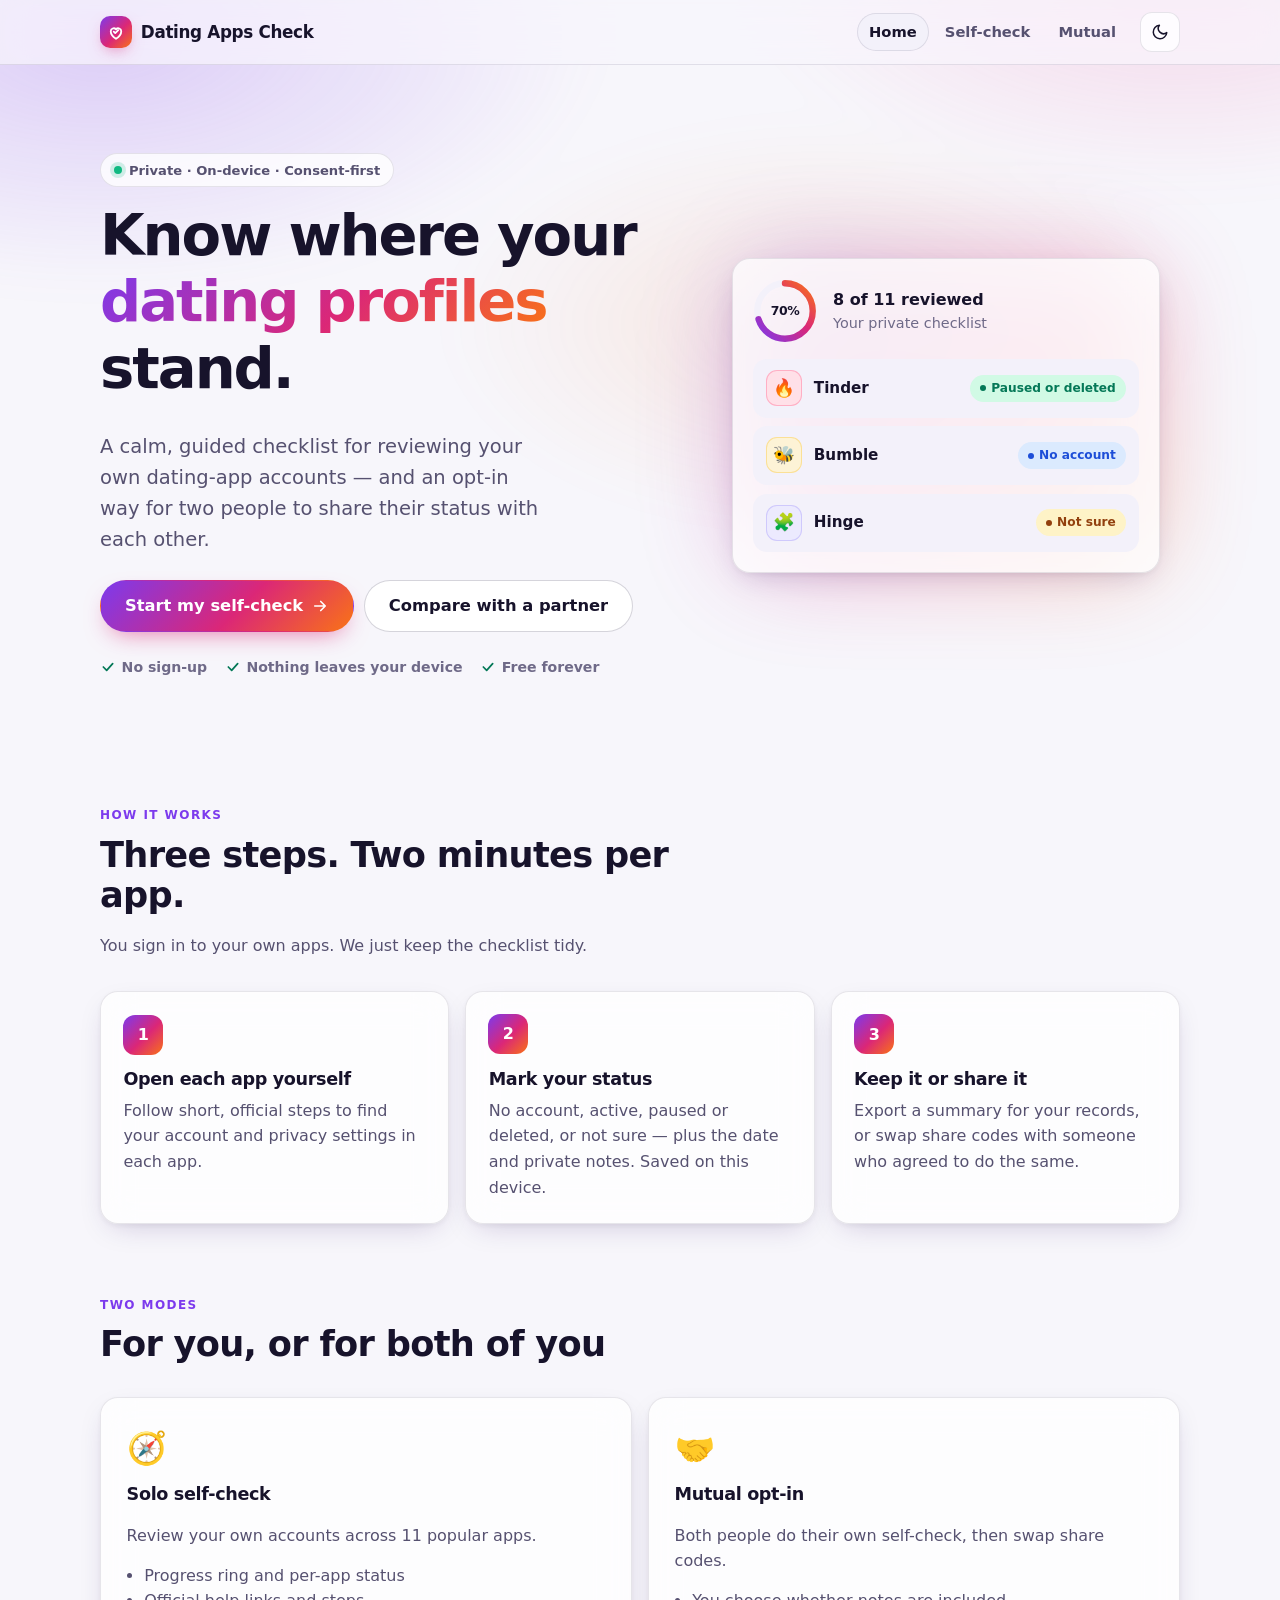
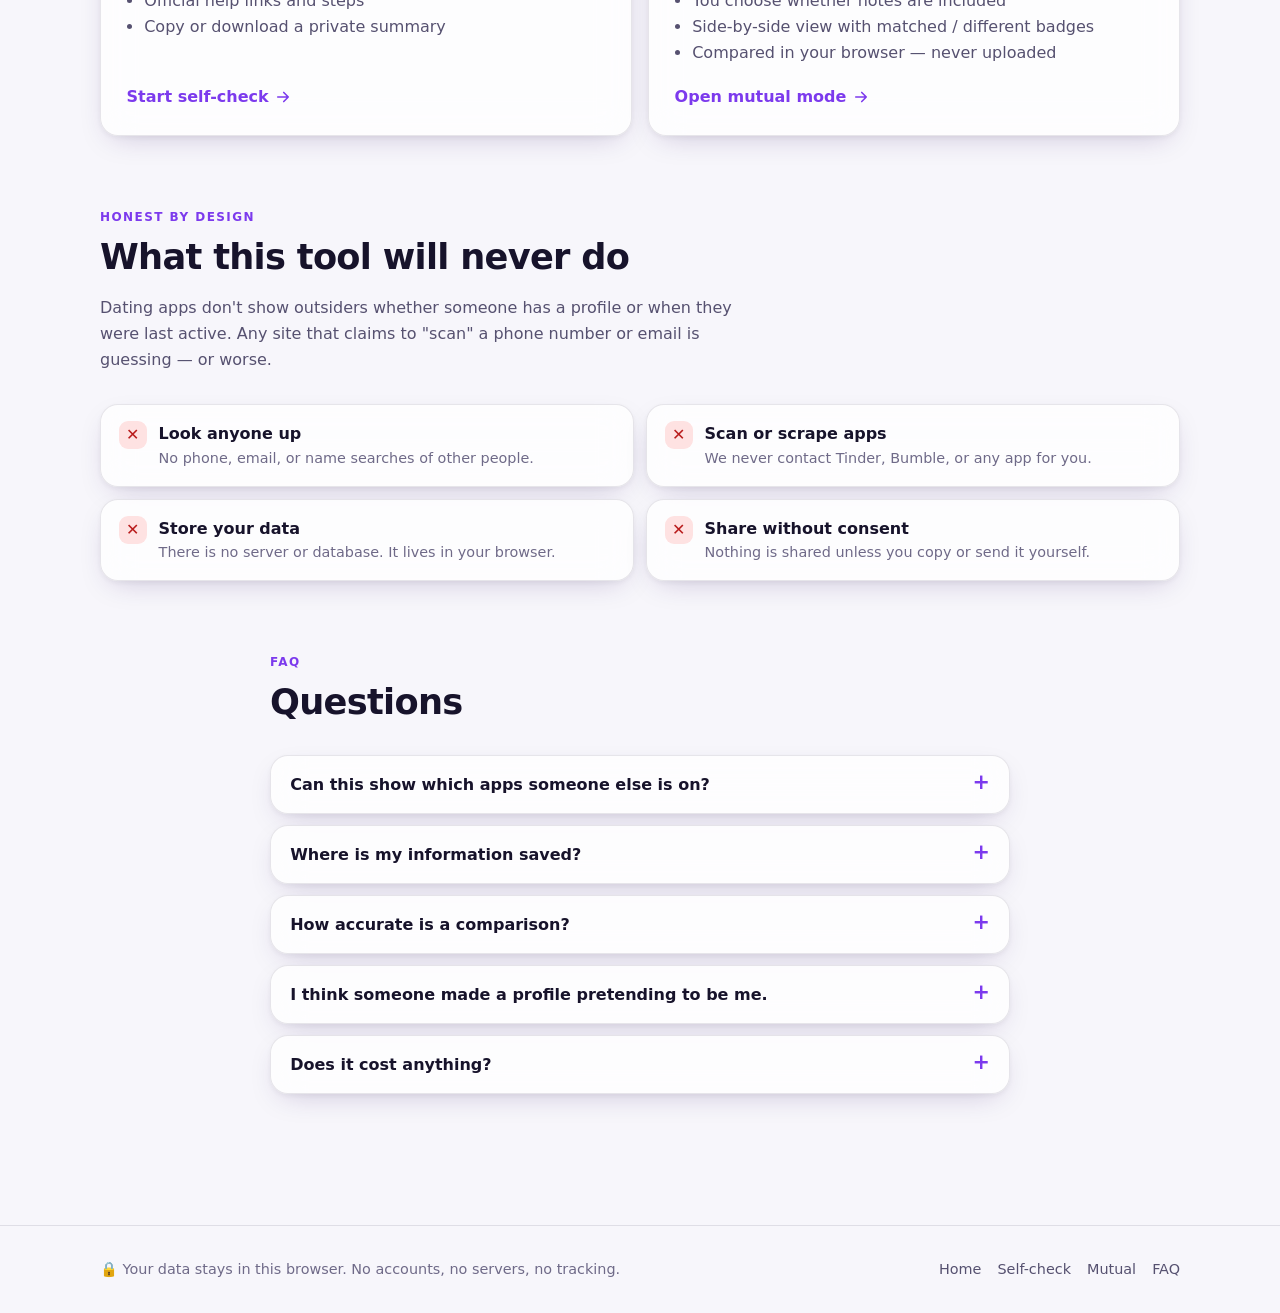
<file: index.html>
<!DOCTYPE html>
<html lang="en" data-theme="light">
<head>
  <meta charset="UTF-8" />
  <meta name="viewport" content="width=device-width, initial-scale=1, viewport-fit=cover" />
  <title>Dating Apps Check — private, consent-based self-review</title>
  <meta name="description" content="Review your own dating-app accounts privately, or compare self-reported status with someone who opted in. No lookups, no tracking." />
  <meta name="theme-color" content="#f7f6fb" />
  <meta property="og:title" content="Dating Apps Check — private, consent-based self-review" />
  <meta property="og:description" content="Review your own dating-app accounts privately, or compare self-reported status with someone who opted in. No lookups, no tracking." />
  <meta name="referrer" content="no-referrer" />
  <link rel="icon" href="favicon.svg" type="image/svg+xml" />
  <script>(function(){try{var t=localStorage.getItem("dac-theme");if(!t)t=window.matchMedia&&matchMedia("(prefers-color-scheme: dark)").matches?"dark":"light";document.documentElement.setAttribute("data-theme",t);}catch(e){}})();</script>
  <link rel="stylesheet" href="css/styles.css" />
</head>
<body>
  <a class="skip-link" href="#main">Skip to content</a>
  <header class="site-header">
    <div class="container">
      <a class="logo" href="index.html" aria-label="Dating Apps Check home">
        <span class="logo-mark" aria-hidden="true"><svg viewBox="0 0 24 24" fill="none" stroke="currentColor" stroke-width="2.4" stroke-linecap="round" stroke-linejoin="round"><path d="M12 21s-7-4.4-7-10a4 4 0 0 1 7-2.6A4 4 0 0 1 19 11c0 5.6-7 10-7 10z"/><path d="m9 11.5 2 2 4-4"/></svg></span>
        <span class="logo-text">Dating Apps Check</span>
      </a>
      <nav class="nav" aria-label="Primary">
        <a href="index.html" aria-current="page">Home</a>
        <a href="self-check.html">Self-check</a>
        <a href="mutual.html">Mutual</a>
      </nav>
      <button type="button" class="icon-btn" data-theme-toggle aria-label="Switch to dark mode">
        <svg class="theme-icon-moon" viewBox="0 0 24 24" fill="none" stroke="currentColor" stroke-width="2" stroke-linecap="round" stroke-linejoin="round" aria-hidden="true"><path d="M21 12.8A9 9 0 1 1 11.2 3a7 7 0 0 0 9.8 9.8z"/></svg>
        <svg class="theme-icon-sun" viewBox="0 0 24 24" fill="none" stroke="currentColor" stroke-width="2" stroke-linecap="round" stroke-linejoin="round" aria-hidden="true"><circle cx="12" cy="12" r="4"/><path d="M12 2v2M12 20v2M4.9 4.9l1.4 1.4M17.7 17.7l1.4 1.4M2 12h2M20 12h2M4.9 19.1l1.4-1.4M17.7 6.3l1.4-1.4"/></svg>
      </button>
    </div>
  </header>

  <main id="main">
    <section class="hero">
      <div class="container hero-grid">
        <div>
          <span class="pill"><span class="dot"></span> Private · On-device · Consent-first</span>
          <h1 style="margin-top:1rem">Know where your <span class="grad-text">dating profiles</span> stand.</h1>
          <p class="lead">A calm, guided checklist for reviewing your own dating-app accounts — and an opt-in way for two people to share their status with each other.</p>
          <div class="btn-row">
            <a class="btn btn-primary btn-lg" href="self-check.html">Start my self-check <svg viewBox="0 0 24 24" fill="none" stroke="currentColor" stroke-width="2.2" stroke-linecap="round" stroke-linejoin="round" aria-hidden="true"><path d="M5 12h14M13 6l6 6-6 6"/></svg></a>
            <a class="btn btn-lg" href="mutual.html">Compare with a partner</a>
          </div>
          <div class="hero-trust">
            <span><svg viewBox="0 0 24 24" fill="none" stroke="currentColor" stroke-width="2.6" stroke-linecap="round" stroke-linejoin="round" aria-hidden="true"><path d="m5 12 5 5 9-10"/></svg> No sign-up</span>
            <span><svg viewBox="0 0 24 24" fill="none" stroke="currentColor" stroke-width="2.6" stroke-linecap="round" stroke-linejoin="round" aria-hidden="true"><path d="m5 12 5 5 9-10"/></svg> Nothing leaves your device</span>
            <span><svg viewBox="0 0 24 24" fill="none" stroke="currentColor" stroke-width="2.6" stroke-linecap="round" stroke-linejoin="round" aria-hidden="true"><path d="m5 12 5 5 9-10"/></svg> Free forever</span>
          </div>
        </div>
        <div class="hero-visual" aria-hidden="true">
          <div class="glass">
            <div class="mock-head">
              <div class="ring small" style="width:64px;height:64px">
                <svg viewBox="0 0 120 120"><defs><linearGradient id="ringGrad" x1="0" y1="0" x2="1" y2="1"><stop offset="0%" stop-color="#7c3aed"/><stop offset="55%" stop-color="#db2777"/><stop offset="100%" stop-color="#f97316"/></linearGradient></defs><circle class="ring-track" cx="60" cy="60" r="52" fill="none" stroke-width="12"/><circle class="ring-fill" cx="60" cy="60" r="52" fill="none" stroke-width="12" style="stroke-dasharray:326.7;stroke-dashoffset:98"/></svg>
                <div class="ring-label"><strong>70%</strong></div>
              </div>
              <div><strong>8 of 11 reviewed</strong><div class="faint">Your private checklist</div></div>
            </div>
            <div class="mock-row" style="--brand:#FE3C72"><span class="app-icon">🔥</span>Tinder<span class="badge t-paused">Paused or deleted</span></div>
            <div class="mock-row" style="--brand:#F5B400"><span class="app-icon">🐝</span>Bumble<span class="badge t-none">No account</span></div>
            <div class="mock-row" style="--brand:#8B7CF6"><span class="app-icon">🧩</span>Hinge<span class="badge t-unsure">Not sure</span></div>
          </div>
        </div>
      </div>
    </section>

    <section class="section" aria-labelledby="how">
      <div class="container">
        <div class="section-head">
          <p class="eyebrow">How it works</p>
          <h2 id="how">Three steps. Two minutes per app.</h2>
          <p class="muted">You sign in to your own apps. We just keep the checklist tidy.</p>
        </div>
        <div class="steps">
          <div class="glass step"><div class="step-num">1</div><h3>Open each app yourself</h3><p>Follow short, official steps to find your account and privacy settings in each app.</p></div>
          <div class="glass step"><div class="step-num">2</div><h3>Mark your status</h3><p>No account, active, paused or deleted, or not sure — plus the date and private notes. Saved on this device.</p></div>
          <div class="glass step"><div class="step-num">3</div><h3>Keep it or share it</h3><p>Export a summary for your records, or swap share codes with someone who agreed to do the same.</p></div>
        </div>
      </div>
    </section>

    <section class="section" aria-labelledby="modes" style="padding-top:0">
      <div class="container">
        <div class="section-head">
          <p class="eyebrow">Two modes</p>
          <h2 id="modes">For you, or for both of you</h2>
        </div>
        <div class="modes">
          <a class="glass mode-card" href="self-check.html">
            <span class="mode-emoji" aria-hidden="true">🧭</span>
            <h3>Solo self-check</h3>
            <p>Review your own accounts across 11 popular apps.</p>
            <ul><li>Progress ring and per-app status</li><li>Official help links and steps</li><li>Copy or download a private summary</li></ul>
            <span class="cta">Start self-check <svg width="18" height="18" viewBox="0 0 24 24" fill="none" stroke="currentColor" stroke-width="2.2" stroke-linecap="round" stroke-linejoin="round" aria-hidden="true"><path d="M5 12h14M13 6l6 6-6 6"/></svg></span>
          </a>
          <a class="glass mode-card" href="mutual.html">
            <span class="mode-emoji" aria-hidden="true">🤝</span>
            <h3>Mutual opt-in</h3>
            <p>Both people do their own self-check, then swap share codes.</p>
            <ul><li>You choose whether notes are included</li><li>Side-by-side view with matched / different badges</li><li>Compared in your browser — never uploaded</li></ul>
            <span class="cta">Open mutual mode <svg width="18" height="18" viewBox="0 0 24 24" fill="none" stroke="currentColor" stroke-width="2.2" stroke-linecap="round" stroke-linejoin="round" aria-hidden="true"><path d="M5 12h14M13 6l6 6-6 6"/></svg></span>
          </a>
        </div>
      </div>
    </section>

    <section class="section" aria-labelledby="never" style="padding-top:0">
      <div class="container">
        <div class="section-head">
          <p class="eyebrow">Honest by design</p>
          <h2 id="never">What this tool will never do</h2>
          <p class="muted">Dating apps don't show outsiders whether someone has a profile or when they were last active. Any site that claims to "scan" a phone number or email is guessing — or worse.</p>
        </div>
        <ul class="never-list">
          <li class="glass"><span class="x" aria-hidden="true">✕</span><div><strong>Look anyone up</strong><div class="faint">No phone, email, or name searches of other people.</div></div></li>
          <li class="glass"><span class="x" aria-hidden="true">✕</span><div><strong>Scan or scrape apps</strong><div class="faint">We never contact Tinder, Bumble, or any app for you.</div></div></li>
          <li class="glass"><span class="x" aria-hidden="true">✕</span><div><strong>Store your data</strong><div class="faint">There is no server or database. It lives in your browser.</div></div></li>
          <li class="glass"><span class="x" aria-hidden="true">✕</span><div><strong>Share without consent</strong><div class="faint">Nothing is shared unless you copy or send it yourself.</div></div></li>
        </ul>
      </div>
    </section>

    <section class="section faq" id="faq" aria-labelledby="faq-h" style="padding-top:0">
      <div class="container" style="max-width:780px">
        <div class="section-head"><p class="eyebrow">FAQ</p><h2 id="faq-h">Questions</h2></div>
        <details class="glass"><summary>Can this show which apps someone else is on?</summary><p>No. Apps don't make that information public, and checking someone without their consent isn't okay. Mutual mode only works when both people choose to share their own self-reported status.</p></details>
        <details class="glass"><summary>Where is my information saved?</summary><p>In your browser's local storage on this device. Clearing site data, using private browsing, or switching devices will remove it. Use "Clear saved data" on the self-check page to wipe it anytime.</p></details>
        <details class="glass"><summary>How accurate is a comparison?</summary><p>It's exactly as accurate as what each person entered. It's a conversation tool built on trust, not proof.</p></details>
        <details class="glass"><summary>I think someone made a profile pretending to be me.</summary><p>Use the app's official Help link on the self-check page to report impersonation. Most apps have a dedicated report form and will ask for proof of identity.</p></details>
        <details class="glass"><summary>Does it cost anything?</summary><p>No. It's a free static site with no ads, accounts, or tracking.</p></details>
      </div>
    </section>
  </main>

  <footer class="site-footer">
    <div class="container">
      <p>🔒 Your data stays in this browser. No accounts, no servers, no tracking.</p>
      <nav aria-label="Footer"><a href="index.html">Home</a><a href="self-check.html">Self-check</a><a href="mutual.html">Mutual</a><a href="index.html#faq">FAQ</a></nav>
    </div>
  </footer>
  <div class="toast-stack" id="toasts" aria-live="polite"></div>
  <script src="js/apps-data.js"></script>
  <script src="js/common.js"></script>

</body>
</html>
</file>
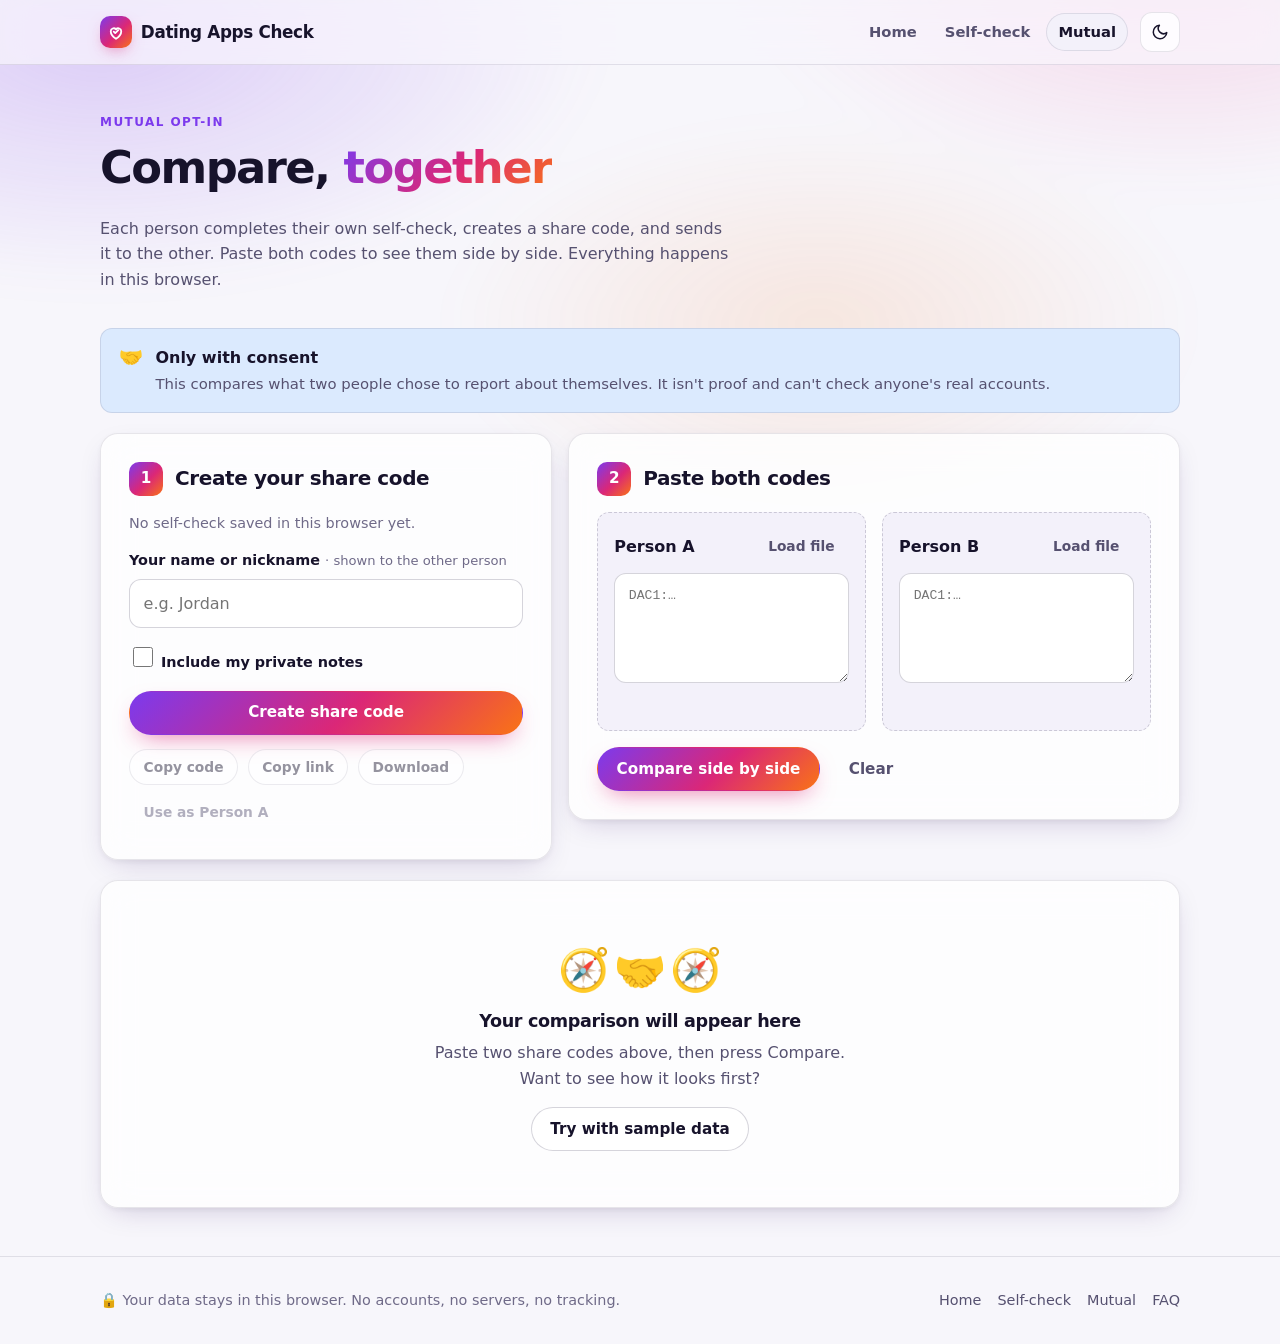
<file: mutual.html>
<!DOCTYPE html>
<html lang="en" data-theme="light">
<head>
  <meta charset="UTF-8" />
  <meta name="viewport" content="width=device-width, initial-scale=1, viewport-fit=cover" />
  <title>Mutual opt-in — Dating Apps Check</title>
  <meta name="description" content="Two people each share their own self-check and compare side by side, entirely in the browser." />
  <meta name="theme-color" content="#f7f6fb" />
  <meta property="og:title" content="Mutual opt-in — Dating Apps Check" />
  <meta property="og:description" content="Two people each share their own self-check and compare side by side, entirely in the browser." />
  <meta name="referrer" content="no-referrer" />
  <link rel="icon" href="favicon.svg" type="image/svg+xml" />
  <script>(function(){try{var t=localStorage.getItem("dac-theme");if(!t)t=window.matchMedia&&matchMedia("(prefers-color-scheme: dark)").matches?"dark":"light";document.documentElement.setAttribute("data-theme",t);}catch(e){}})();</script>
  <link rel="stylesheet" href="css/styles.css" />
</head>
<body class="has-action-bar">
  <a class="skip-link" href="#main">Skip to content</a>
  <header class="site-header">
    <div class="container">
      <a class="logo" href="index.html" aria-label="Dating Apps Check home">
        <span class="logo-mark" aria-hidden="true"><svg viewBox="0 0 24 24" fill="none" stroke="currentColor" stroke-width="2.4" stroke-linecap="round" stroke-linejoin="round"><path d="M12 21s-7-4.4-7-10a4 4 0 0 1 7-2.6A4 4 0 0 1 19 11c0 5.6-7 10-7 10z"/><path d="m9 11.5 2 2 4-4"/></svg></span>
        <span class="logo-text">Dating Apps Check</span>
      </a>
      <nav class="nav" aria-label="Primary">
        <a href="index.html">Home</a>
        <a href="self-check.html">Self-check</a>
        <a href="mutual.html" aria-current="page">Mutual</a>
      </nav>
      <button type="button" class="icon-btn" data-theme-toggle aria-label="Switch to dark mode">
        <svg class="theme-icon-moon" viewBox="0 0 24 24" fill="none" stroke="currentColor" stroke-width="2" stroke-linecap="round" stroke-linejoin="round" aria-hidden="true"><path d="M21 12.8A9 9 0 1 1 11.2 3a7 7 0 0 0 9.8 9.8z"/></svg>
        <svg class="theme-icon-sun" viewBox="0 0 24 24" fill="none" stroke="currentColor" stroke-width="2" stroke-linecap="round" stroke-linejoin="round" aria-hidden="true"><circle cx="12" cy="12" r="4"/><path d="M12 2v2M12 20v2M4.9 4.9l1.4 1.4M17.7 17.7l1.4 1.4M2 12h2M20 12h2M4.9 19.1l1.4-1.4M17.7 6.3l1.4-1.4"/></svg>
      </button>
    </div>
  </header>

  <main id="main" class="container">
    <div class="page-head">
      <p class="eyebrow">Mutual opt-in</p>
      <h1 style="font-size:clamp(1.9rem,5vw,2.8rem)">Compare, <span class="grad-text">together</span></h1>
      <p class="muted">Each person completes their own self-check, creates a share code, and sends it to the other. Paste both codes to see them side by side. Everything happens in this browser.</p>
    </div>

    <div class="callout" style="margin-bottom:1.25rem"><span class="callout-icon" aria-hidden="true">🤝</span><div><strong>Only with consent</strong><p>This compares what two people chose to report about themselves. It isn't proof and can't check anyone's real accounts.</p></div></div>

    <div class="flow">
      <section class="glass panel" aria-labelledby="s1">
        <div class="flow-step-head"><span class="step-num">1</span><h2 id="s1">Create your share code</h2></div>
        <p class="faint" id="self-summary"></p>
        <div class="field">
          <label for="share-label">Your name or nickname <span class="hint">· shown to the other person</span></label>
          <input type="text" id="share-label" maxlength="60" placeholder="e.g. Jordan" autocomplete="off" />
        </div>
        <div class="field"><label class="check"><input type="checkbox" id="include-notes" /> Include my private notes</label></div>
        <button type="button" class="btn btn-primary" id="btn-gen-package" style="width:100%">Create share code</button>
        <p class="faint" id="gen-status" aria-live="polite" style="margin-top:0.75rem"></p>
        <div id="my-package-wrap" class="hidden">
          <label class="sr-only" for="my-package">Your share code</label>
          <textarea id="my-package" class="code" readonly></textarea>
        </div>
        <div class="btn-row" style="margin-top:0.75rem">
          <button type="button" class="btn btn-sm" id="btn-copy-package" disabled>Copy code</button>
          <button type="button" class="btn btn-sm" id="btn-copy-link" disabled>Copy link</button>
          <button type="button" class="btn btn-sm" id="btn-download-package" disabled>Download</button>
          <button type="button" class="btn btn-ghost btn-sm" id="btn-use-mine" disabled>Use as Person A</button>
        </div>
      </section>

      <section class="glass panel" aria-labelledby="s2">
        <div class="flow-step-head"><span class="step-num">2</span><h2 id="s2">Paste both codes</h2></div>
        <div class="paste-grid">
          <div class="paste-card" id="paste-a">
            <div class="paste-top"><label for="package-a">Person A</label><span class="btn btn-ghost btn-sm file-btn">Load file<input type="file" id="file-a" accept=".json,.txt,application/json,text/plain" aria-label="Load Person A file" /></span></div>
            <textarea id="package-a" class="code" placeholder="DAC1:…" spellcheck="false"></textarea>
            <div class="paste-status" id="paste-status-a" aria-live="polite"></div>
          </div>
          <div class="paste-card" id="paste-b">
            <div class="paste-top"><label for="package-b">Person B</label><span class="btn btn-ghost btn-sm file-btn">Load file<input type="file" id="file-b" accept=".json,.txt,application/json,text/plain" aria-label="Load Person B file" /></span></div>
            <textarea id="package-b" class="code" placeholder="DAC1:…" spellcheck="false"></textarea>
            <div class="paste-status" id="paste-status-b" aria-live="polite"></div>
          </div>
        </div>
        <div class="btn-row" style="margin-top:1rem">
          <button type="button" class="btn btn-primary" id="btn-compare">Compare side by side</button>
          <button type="button" class="btn btn-ghost" id="btn-clear-compare">Clear</button>
        </div>
      </section>
    </div>

    <section style="margin-top:1.25rem" aria-labelledby="results-h">
      <h2 id="results-h" class="sr-only">Comparison</h2>
      <div id="compare-empty" class="glass empty">
        <div class="empty-art" aria-hidden="true"><span>🧭</span><span>🤝</span><span>🧭</span></div>
        <h3>Your comparison will appear here</h3>
        <p>Paste two share codes above, then press Compare.<br />Want to see how it looks first?</p>
        <button type="button" class="btn" id="btn-demo">Try with sample data</button>
      </div>
      <div id="compare-results" class="glass panel hidden">
        <div class="compare-head">
          <div class="person"><span class="avatar a" id="cmp-a-avatar">A</span><div><strong id="cmp-a-name">Person A</strong><small id="cmp-a-meta"></small></div></div>
          <div class="person"><span class="avatar b" id="cmp-b-avatar">B</span><div><strong id="cmp-b-name">Person B</strong><small id="cmp-b-meta"></small></div></div>
        </div>
        <div class="summary-pills" id="cmp-pills"></div>
        <div class="cmp-list" id="cmp-list"></div>
        <p class="faint" style="margin-top:1rem">Self-reported statuses only. Matched means both people chose the same status for that app.</p>
      </div>
    </section>
  </main>

  <div class="action-bar glass is-hidden" id="action-bar" role="region" aria-label="Quick actions">
    <div class="bar-text"><strong>Both codes look good</strong><span>Ready to compare</span></div>
    <button type="button" class="btn btn-primary btn-sm" id="bar-compare">Compare</button>
  </div>

  <footer class="site-footer">
    <div class="container">
      <p>🔒 Your data stays in this browser. No accounts, no servers, no tracking.</p>
      <nav aria-label="Footer"><a href="index.html">Home</a><a href="self-check.html">Self-check</a><a href="mutual.html">Mutual</a><a href="index.html#faq">FAQ</a></nav>
    </div>
  </footer>
  <div class="toast-stack" id="toasts" aria-live="polite"></div>
  <script src="js/apps-data.js"></script>
  <script src="js/common.js"></script>
  <script src="js/mutual.js"></script>
</body>
</html>
</file>
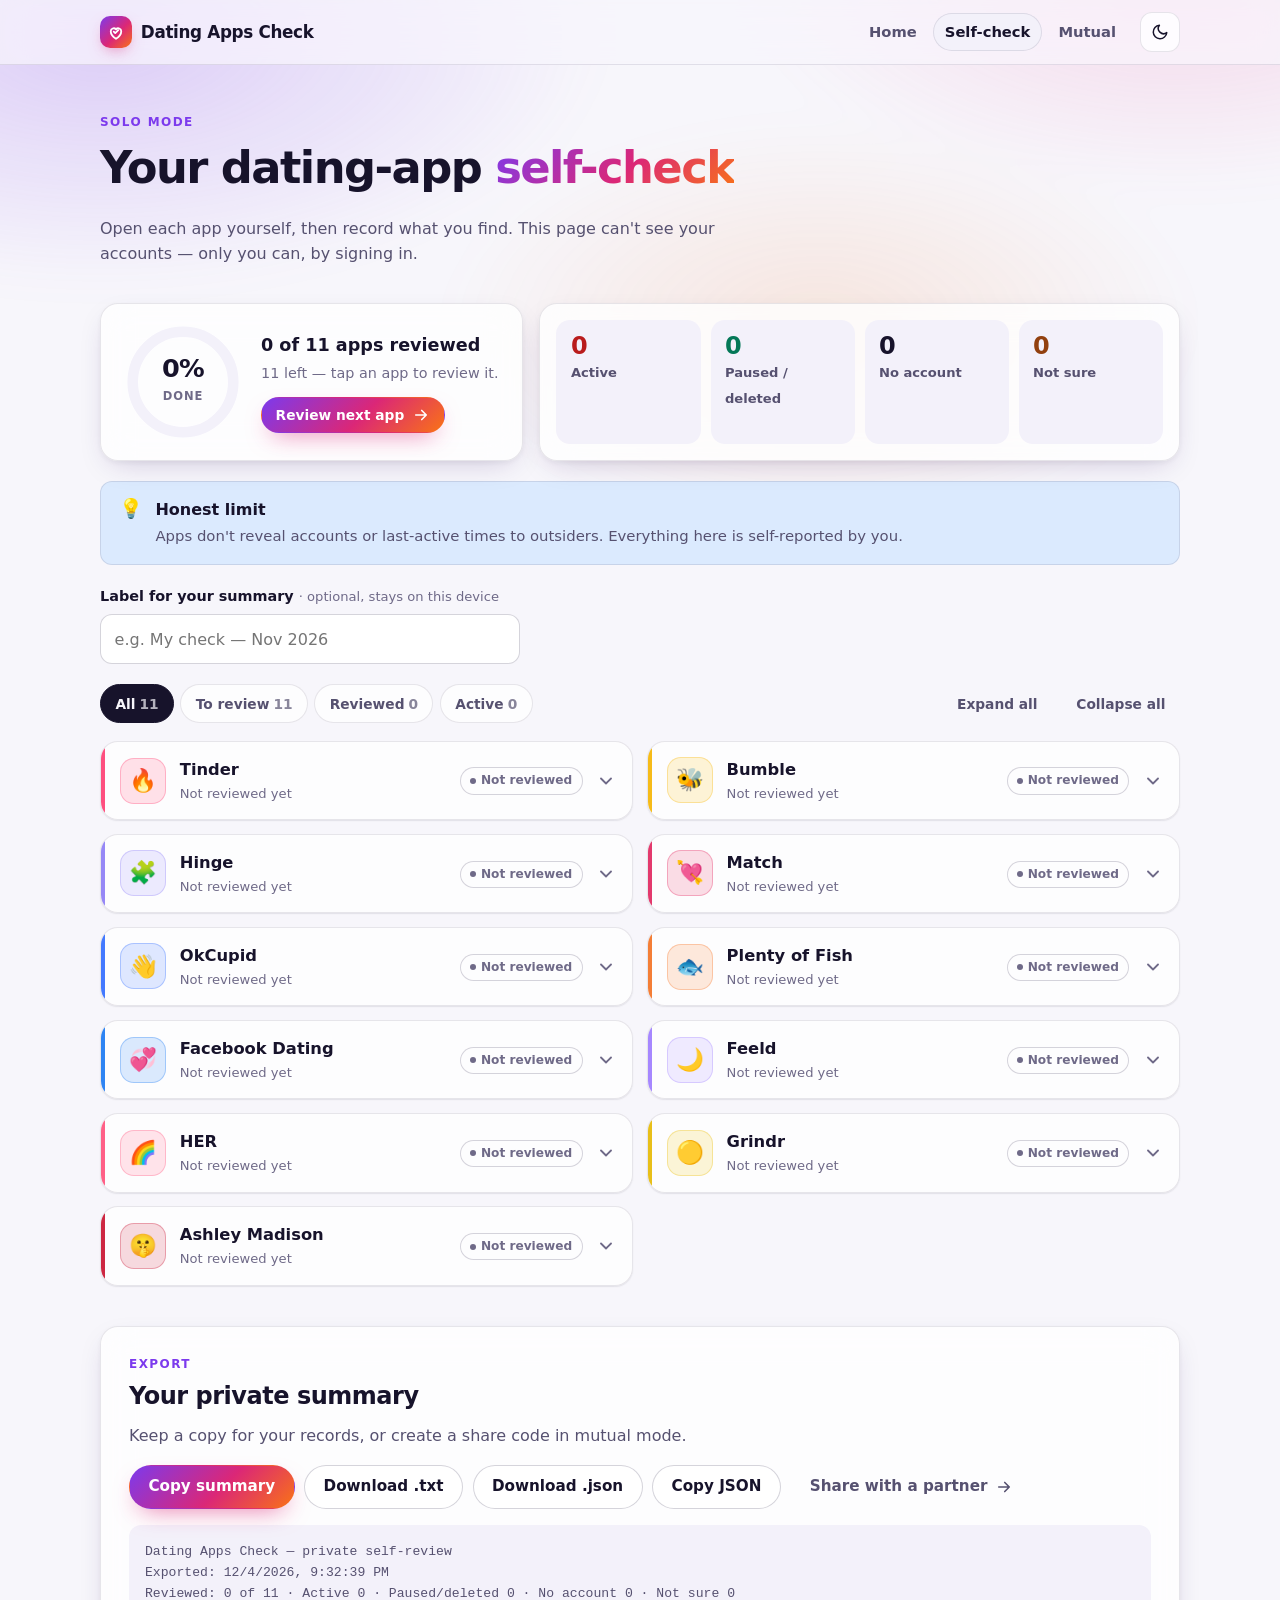
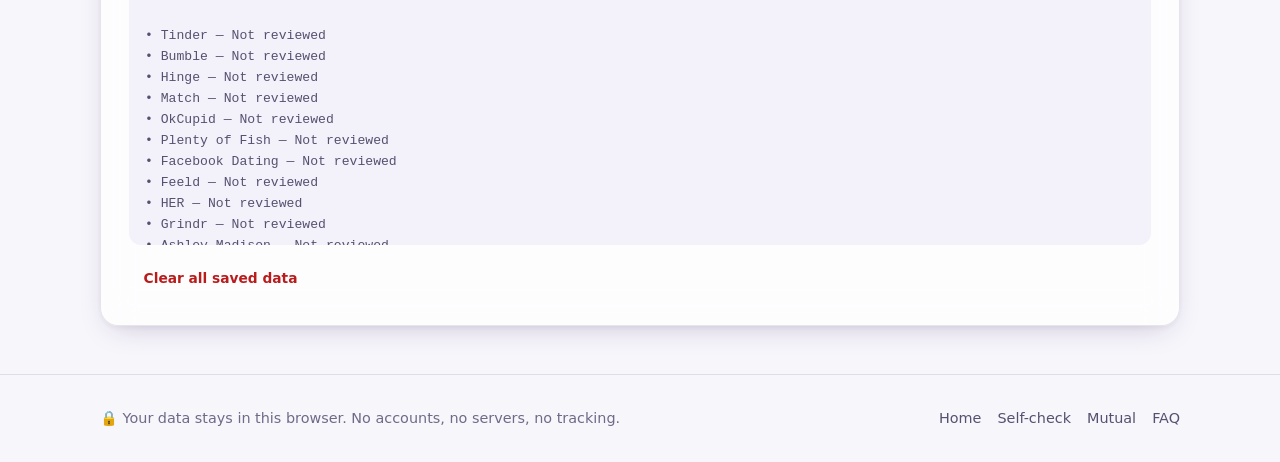
<file: self-check.html>
<!DOCTYPE html>
<html lang="en" data-theme="light">
<head>
  <meta charset="UTF-8" />
  <meta name="viewport" content="width=device-width, initial-scale=1, viewport-fit=cover" />
  <title>Solo self-check — Dating Apps Check</title>
  <meta name="description" content="Review your own dating-app accounts privately. Progress is saved only in your browser." />
  <meta name="theme-color" content="#f7f6fb" />
  <meta property="og:title" content="Solo self-check — Dating Apps Check" />
  <meta property="og:description" content="Review your own dating-app accounts privately. Progress is saved only in your browser." />
  <meta name="referrer" content="no-referrer" />
  <link rel="icon" href="favicon.svg" type="image/svg+xml" />
  <script>(function(){try{var t=localStorage.getItem("dac-theme");if(!t)t=window.matchMedia&&matchMedia("(prefers-color-scheme: dark)").matches?"dark":"light";document.documentElement.setAttribute("data-theme",t);}catch(e){}})();</script>
  <link rel="stylesheet" href="css/styles.css" />
</head>
<body class="has-action-bar">
  <a class="skip-link" href="#main">Skip to content</a>
  <header class="site-header">
    <div class="container">
      <a class="logo" href="index.html" aria-label="Dating Apps Check home">
        <span class="logo-mark" aria-hidden="true"><svg viewBox="0 0 24 24" fill="none" stroke="currentColor" stroke-width="2.4" stroke-linecap="round" stroke-linejoin="round"><path d="M12 21s-7-4.4-7-10a4 4 0 0 1 7-2.6A4 4 0 0 1 19 11c0 5.6-7 10-7 10z"/><path d="m9 11.5 2 2 4-4"/></svg></span>
        <span class="logo-text">Dating Apps Check</span>
      </a>
      <nav class="nav" aria-label="Primary">
        <a href="index.html">Home</a>
        <a href="self-check.html" aria-current="page">Self-check</a>
        <a href="mutual.html">Mutual</a>
      </nav>
      <button type="button" class="icon-btn" data-theme-toggle aria-label="Switch to dark mode">
        <svg class="theme-icon-moon" viewBox="0 0 24 24" fill="none" stroke="currentColor" stroke-width="2" stroke-linecap="round" stroke-linejoin="round" aria-hidden="true"><path d="M21 12.8A9 9 0 1 1 11.2 3a7 7 0 0 0 9.8 9.8z"/></svg>
        <svg class="theme-icon-sun" viewBox="0 0 24 24" fill="none" stroke="currentColor" stroke-width="2" stroke-linecap="round" stroke-linejoin="round" aria-hidden="true"><circle cx="12" cy="12" r="4"/><path d="M12 2v2M12 20v2M4.9 4.9l1.4 1.4M17.7 17.7l1.4 1.4M2 12h2M20 12h2M4.9 19.1l1.4-1.4M17.7 6.3l1.4-1.4"/></svg>
      </button>
    </div>
  </header>

  <main id="main" class="container">
    <div class="page-head">
      <p class="eyebrow">Solo mode</p>
      <h1 style="font-size:clamp(1.9rem,5vw,2.8rem)">Your dating-app <span class="grad-text">self-check</span></h1>
      <p class="muted">Open each app yourself, then record what you find. This page can't see your accounts — only you can, by signing in.</p>
    </div>

    <div class="dash">
      <div class="glass ring-card">
        <div class="ring" id="ring" role="progressbar" aria-label="Self-check progress" aria-valuemin="0" aria-valuemax="100" aria-valuenow="0">
          <svg viewBox="0 0 120 120" aria-hidden="true"><defs><linearGradient id="ringGrad" x1="0" y1="0" x2="1" y2="1"><stop offset="0%" stop-color="#7c3aed"/><stop offset="55%" stop-color="#db2777"/><stop offset="100%" stop-color="#f97316"/></linearGradient></defs><circle class="ring-track" cx="60" cy="60" r="52" fill="none" stroke-width="11"/><circle class="ring-fill" id="ring-fill" cx="60" cy="60" r="52" fill="none" stroke-width="11" style="stroke-dasharray:326.73;stroke-dashoffset:326.73"/></svg>
          <div class="ring-label"><div><strong id="ring-pct">0%</strong><span>done</span></div></div>
        </div>
        <div>
          <strong id="progress-title" style="font-size:1.1rem">0 of 11 apps reviewed</strong>
          <p class="faint" id="progress-sub" style="margin:0.2rem 0 0.75rem">Tap an app to review it.</p>
          <button type="button" class="btn btn-primary btn-sm" id="btn-next">Review next app <svg viewBox="0 0 24 24" fill="none" stroke="currentColor" stroke-width="2.2" stroke-linecap="round" stroke-linejoin="round" aria-hidden="true"><path d="M5 12h14M13 6l6 6-6 6"/></svg></button>
        </div>
      </div>
      <div class="glass stats" aria-label="Status totals">
        <div class="stat active"><strong id="stat-active">0</strong><span>Active</span></div>
        <div class="stat paused"><strong id="stat-paused">0</strong><span>Paused / deleted</span></div>
        <div class="stat"><strong id="stat-none">0</strong><span>No account</span></div>
        <div class="stat unsure"><strong id="stat-unsure">0</strong><span>Not sure</span></div>
      </div>
    </div>

    <div class="callout"><span class="callout-icon" aria-hidden="true">💡</span><div><strong>Honest limit</strong><p>Apps don't reveal accounts or last-active times to outsiders. Everything here is self-reported by you.</p></div></div>

    <div class="field" style="margin-top:1.25rem;max-width:420px">
      <label for="display-name">Label for your summary <span class="hint">· optional, stays on this device</span></label>
      <input type="text" id="display-name" maxlength="60" placeholder="e.g. My check — Nov 2026" autocomplete="off" />
    </div>

    <div class="controls">
      <div class="chips" role="group" aria-label="Filter apps">
        <button type="button" class="chip" data-filter="all" aria-pressed="true">All<span class="count" id="count-all">0</span></button>
        <button type="button" class="chip" data-filter="todo" aria-pressed="false">To review<span class="count" id="count-todo">0</span></button>
        <button type="button" class="chip" data-filter="done" aria-pressed="false">Reviewed<span class="count" id="count-done">0</span></button>
        <button type="button" class="chip" data-filter="active" aria-pressed="false">Active<span class="count" id="count-active">0</span></button>
      </div>
      <div class="btn-row">
        <button type="button" class="btn btn-ghost btn-sm" id="btn-expand-all">Expand all</button>
        <button type="button" class="btn btn-ghost btn-sm" id="btn-collapse-all">Collapse all</button>
      </div>
    </div>

    <div id="apps-list" class="apps-grid" aria-label="Dating apps checklist"></div>
    <div id="filter-empty" class="glass empty hidden">
      <div class="empty-art" aria-hidden="true"><span>✨</span></div>
      <h3>Nothing here</h3>
      <p>No apps match this filter. Try "All".</p>
    </div>

    <section class="export glass panel" id="export" aria-labelledby="export-h">
      <p class="eyebrow">Export</p>
      <h2 id="export-h" style="font-size:1.5rem">Your private summary</h2>
      <p class="muted">Keep a copy for your records, or create a share code in mutual mode.</p>
      <div class="btn-row">
        <button type="button" class="btn btn-primary" id="btn-copy-text">Copy summary</button>
        <button type="button" class="btn" id="btn-download-text">Download .txt</button>
        <button type="button" class="btn" id="btn-download-json">Download .json</button>
        <button type="button" class="btn" id="btn-copy-json">Copy JSON</button>
        <a class="btn btn-ghost" href="mutual.html">Share with a partner <svg viewBox="0 0 24 24" fill="none" stroke="currentColor" stroke-width="2.2" stroke-linecap="round" stroke-linejoin="round" aria-hidden="true"><path d="M5 12h14M13 6l6 6-6 6"/></svg></a>
      </div>
      <pre id="summary-preview" class="summary-box" aria-label="Summary preview"></pre>
      <div style="margin-top:1rem"><button type="button" class="btn btn-ghost btn-sm btn-danger" id="btn-clear">Clear all saved data</button></div>
    </section>
  </main>

  <div class="action-bar glass" role="region" aria-label="Quick actions">
    <div class="ring small" aria-hidden="true">
      <svg viewBox="0 0 44 44"><circle class="ring-track" cx="22" cy="22" r="18" fill="none" stroke-width="5"/><circle class="ring-fill" id="bar-ring-fill" cx="22" cy="22" r="18" fill="none" stroke-width="5" style="stroke:#db2777;stroke-dasharray:113.1;stroke-dashoffset:113.1"/></svg>
      <div class="ring-label"><strong id="bar-pct">0/11</strong></div>
    </div>
    <div class="bar-text"><strong id="bar-title">11 apps left</strong><span>Saved on this device</span></div>
    <button type="button" class="btn btn-sm" id="bar-copy" aria-label="Copy summary">Copy</button>
    <button type="button" class="btn btn-primary btn-sm" id="bar-next">Next</button>
  </div>

  <footer class="site-footer">
    <div class="container">
      <p>🔒 Your data stays in this browser. No accounts, no servers, no tracking.</p>
      <nav aria-label="Footer"><a href="index.html">Home</a><a href="self-check.html">Self-check</a><a href="mutual.html">Mutual</a><a href="index.html#faq">FAQ</a></nav>
    </div>
  </footer>
  <div class="toast-stack" id="toasts" aria-live="polite"></div>
  <script src="js/apps-data.js"></script>
  <script src="js/common.js"></script>
  <script src="js/self-check.js"></script>
</body>
</html>
</file>
<file: css/styles.css>
/* Dating Apps Check — design system. Plain CSS, no build step. */
:root {
  --bg: #f7f6fb;
  --bg-2: #efedf7;
  --surface: rgba(255, 255, 255, 0.78);
  --surface-solid: #ffffff;
  --surface-2: #f3f1fa;
  --border: rgba(26, 18, 56, 0.1);
  --border-strong: rgba(26, 18, 56, 0.18);
  --text: #17132b;
  --muted: #565170;
  --faint: #6f6a88;
  --accent: #7c3aed;
  --accent-2: #ec4899;
  --accent-3: #f97316;
  --accent-ink: #ffffff;
  --grad: linear-gradient(135deg, #7c3aed 0%, #db2777 55%, #f97316 100%);
  --ok: #047857;
  --ok-bg: #d1fae5;
  --warn: #92400e;
  --warn-bg: #fef3c7;
  --bad: #b91c1c;
  --bad-bg: #fee2e2;
  --info: #1d4ed8;
  --info-bg: #dbeafe;
  --neutral: #475569;
  --neutral-bg: #e2e8f0;
  --shadow-sm: 0 1px 2px rgba(23, 19, 43, 0.06), 0 1px 1px rgba(23, 19, 43, 0.04);
  --shadow: 0 10px 30px -12px rgba(46, 16, 101, 0.25), 0 2px 6px rgba(23, 19, 43, 0.05);
  --shadow-lg: 0 30px 60px -20px rgba(46, 16, 101, 0.35);
  --radius: 18px;
  --radius-sm: 12px;
  --ease: cubic-bezier(0.2, 0.8, 0.2, 1);
  --maxw: 1120px;
  --font: "Inter", ui-sans-serif, system-ui, -apple-system, "Segoe UI", Roboto, "Helvetica Neue", Arial, sans-serif;
  color-scheme: light;
}
[data-theme="dark"] {
  --bg: #0b0a14;
  --bg-2: #120f22;
  --surface: rgba(28, 24, 48, 0.72);
  --surface-solid: #1a1630;
  --surface-2: #221d3d;
  --border: rgba(255, 255, 255, 0.09);
  --border-strong: rgba(255, 255, 255, 0.18);
  --text: #f4f2ff;
  --muted: #bdb7d9;
  --faint: #9a94b8;
  --accent: #a78bfa;
  --accent-2: #f472b6;
  --accent-ink: #120f22;
  --ok: #6ee7b7;
  --ok-bg: rgba(16, 185, 129, 0.16);
  --warn: #fcd34d;
  --warn-bg: rgba(245, 158, 11, 0.16);
  --bad: #fca5a5;
  --bad-bg: rgba(239, 68, 68, 0.16);
  --info: #93c5fd;
  --info-bg: rgba(59, 130, 246, 0.18);
  --neutral: #cbd5e1;
  --neutral-bg: rgba(148, 163, 184, 0.16);
  --shadow: 0 10px 30px -12px rgba(0, 0, 0, 0.6), 0 2px 6px rgba(0, 0, 0, 0.3);
  --shadow-lg: 0 30px 60px -20px rgba(0, 0, 0, 0.7);
  color-scheme: dark;
}

*, *::before, *::after { box-sizing: border-box; }
html { -webkit-text-size-adjust: 100%; scroll-behavior: smooth; }
body {
  margin: 0;
  font-family: var(--font);
  font-size: 16px;
  line-height: 1.6;
  color: var(--text);
  background: var(--bg);
  min-height: 100vh;
  overflow-x: hidden;
  transition: background-color 0.3s var(--ease), color 0.3s var(--ease);
}
body::before {
  /* soft aurora backdrop */
  content: "";
  position: fixed;
  inset: -20vh -20vw auto -20vw;
  height: 80vh;
  z-index: -1;
  pointer-events: none;
  background:
    radial-gradient(40% 50% at 20% 30%, rgba(124, 58, 237, 0.22), transparent 70%),
    radial-gradient(35% 45% at 80% 20%, rgba(236, 72, 153, 0.18), transparent 70%),
    radial-gradient(30% 40% at 60% 70%, rgba(249, 115, 22, 0.12), transparent 70%);
  filter: blur(20px);
}
img, svg { display: block; max-width: 100%; }
a { color: var(--accent); text-underline-offset: 3px; }
a:hover { text-decoration-thickness: 2px; }
h1, h2, h3, h4 { line-height: 1.15; letter-spacing: -0.02em; margin: 0 0 0.5em; }
h1 { font-size: clamp(2.1rem, 6vw, 3.6rem); font-weight: 800; letter-spacing: -0.035em; }
h2 { font-size: clamp(1.5rem, 3.6vw, 2.2rem); font-weight: 750; }
h3 { font-size: 1.1rem; font-weight: 700; }
p { margin: 0 0 1em; }
.muted { color: var(--muted); }
.faint { color: var(--faint); font-size: 0.9rem; }
.grad-text {
  white-space: nowrap;
  background: var(--grad);
  -webkit-background-clip: text;
  background-clip: text;
  color: transparent;
}
.sr-only {
  position: absolute !important; width: 1px; height: 1px; padding: 0; margin: -1px;
  overflow: hidden; clip: rect(0 0 0 0); white-space: nowrap; border: 0;
}
:focus-visible { outline: 3px solid var(--accent); outline-offset: 2px; border-radius: 8px; }
.skip-link {
  position: absolute; left: 1rem; top: -100px; z-index: 100;
  background: var(--surface-solid); color: var(--text); padding: 0.6rem 1rem; border-radius: 10px;
  box-shadow: var(--shadow);
}
.skip-link:focus { top: 1rem; }
.container { width: 100%; max-width: var(--maxw); margin: 0 auto; padding: 0 1.25rem; }
.hidden { display: none !important; }

/* Header */
.site-header {
  position: sticky; top: 0; z-index: 40;
  backdrop-filter: saturate(1.6) blur(14px);
  -webkit-backdrop-filter: saturate(1.6) blur(14px);
  background: color-mix(in srgb, var(--bg) 72%, transparent);
  border-bottom: 1px solid var(--border);
}
.site-header .container { display: flex; align-items: center; gap: 0.75rem; height: 64px; }
.logo {
  display: inline-flex; align-items: center; gap: 0.55rem;
  font-weight: 800; letter-spacing: -0.02em; color: var(--text); text-decoration: none; font-size: 1.05rem;
  white-space: nowrap;
}
.logo-mark {
  width: 32px; height: 32px; border-radius: 10px; background: var(--grad);
  display: grid; place-items: center; color: #fff; box-shadow: 0 6px 16px -6px rgba(219, 39, 119, 0.6);
}
.logo-mark svg { width: 18px; height: 18px; }
.nav { display: flex; gap: 0.25rem; margin-left: auto; }
.nav a {
  color: var(--muted); text-decoration: none; font-weight: 600; font-size: 0.92rem;
  padding: 0.45rem 0.75rem; border-radius: 999px; transition: background 0.2s, color 0.2s;
}
.nav a:hover { color: var(--text); background: var(--surface-2); }
.nav a[aria-current="page"] { color: var(--text); background: var(--surface-2); box-shadow: inset 0 0 0 1px var(--border); }
.icon-btn {
  width: 40px; height: 40px; border-radius: 12px; border: 1px solid var(--border);
  background: var(--surface); color: var(--text); display: grid; place-items: center; cursor: pointer;
  transition: transform 0.2s var(--ease), background 0.2s;
  flex-shrink: 0;
}
.icon-btn:hover { background: var(--surface-2); }
.icon-btn:active { transform: scale(0.94); }
.icon-btn svg { width: 18px; height: 18px; }
.theme-icon-sun { display: none; }
[data-theme="dark"] .theme-icon-sun { display: block; }
[data-theme="dark"] .theme-icon-moon { display: none; }
@media (max-width: 560px) {
  .logo-text { display: none; }
  .nav a { padding: 0.45rem 0.6rem; font-size: 0.88rem; }
}

/* Buttons */
.btn {
  --b-bg: var(--surface-solid); --b-fg: var(--text); --b-bd: var(--border-strong);
  display: inline-flex; align-items: center; justify-content: center; gap: 0.5rem;
  min-height: 44px; padding: 0.65rem 1.15rem; border-radius: 999px;
  font: inherit; font-weight: 650; font-size: 0.95rem; line-height: 1.2;
  background: var(--b-bg); color: var(--b-fg); border: 1px solid var(--b-bd);
  cursor: pointer; text-decoration: none; white-space: nowrap;
  transition: transform 0.18s var(--ease), box-shadow 0.2s, background 0.2s, opacity 0.2s;
}
.btn:hover { transform: translateY(-1px); box-shadow: var(--shadow); text-decoration: none; }
.btn:active { transform: translateY(0) scale(0.98); }
.btn:disabled { opacity: 0.45; cursor: not-allowed; transform: none; box-shadow: none; }
.btn svg { width: 18px; height: 18px; flex-shrink: 0; }
.btn-primary { --b-bg: var(--grad); --b-fg: #fff; --b-bd: transparent; background: var(--grad); box-shadow: 0 10px 24px -10px rgba(219, 39, 119, 0.65); }
.btn-primary:hover { box-shadow: 0 14px 30px -10px rgba(219, 39, 119, 0.75); }
.btn-ghost { --b-bg: transparent; --b-bd: transparent; color: var(--muted); }
.btn-ghost:hover { background: var(--surface-2); box-shadow: none; color: var(--text); }
.btn-danger { color: var(--bad); }
.btn-sm { min-height: 36px; padding: 0.4rem 0.85rem; font-size: 0.86rem; }
.btn-lg { min-height: 52px; padding: 0.85rem 1.5rem; font-size: 1.02rem; }
.btn-row { display: flex; flex-wrap: wrap; gap: 0.6rem; }

/* Cards & surfaces */
.glass {
  background: var(--surface);
  border: 1px solid var(--border);
  border-radius: var(--radius);
  backdrop-filter: blur(16px);
  -webkit-backdrop-filter: blur(16px);
  box-shadow: var(--shadow);
}
.panel { padding: clamp(1.1rem, 3vw, 1.75rem); }
.pill {
  display: inline-flex; align-items: center; gap: 0.45rem;
  padding: 0.35rem 0.8rem; border-radius: 999px; font-size: 0.82rem; font-weight: 650;
  background: var(--surface); border: 1px solid var(--border); color: var(--muted);
}
.pill .dot { width: 8px; height: 8px; border-radius: 50%; background: #10b981; box-shadow: 0 0 0 4px rgba(16, 185, 129, 0.18); }
.eyebrow { text-transform: uppercase; letter-spacing: 0.12em; font-size: 0.75rem; font-weight: 750; color: var(--accent); margin-bottom: 0.6rem; }

/* Hero */
.hero { padding: clamp(2.5rem, 8vw, 5.5rem) 0 clamp(2rem, 5vw, 3.5rem); }
.hero-grid { display: grid; gap: 2.5rem; align-items: center; }
@media (min-width: 900px) { .hero-grid { grid-template-columns: 1.1fr 0.9fr; } }
.hero p.lead { font-size: clamp(1.05rem, 2.2vw, 1.22rem); color: var(--muted); max-width: 36ch; }
.hero .btn-row { margin-top: 1.5rem; }
.hero-trust { display: flex; flex-wrap: wrap; gap: 0.5rem 1.1rem; margin-top: 1.5rem; color: var(--faint); font-size: 0.88rem; font-weight: 600; }
.hero-trust span { display: inline-flex; align-items: center; gap: 0.35rem; }
.hero-trust svg { width: 16px; height: 16px; color: var(--ok); }
.hero-visual { position: relative; padding: 1.25rem; }
.hero-visual .glass { padding: 1.25rem; position: relative; z-index: 1; animation: floaty 7s ease-in-out infinite; }
.hero-visual::before {
  content: ""; position: absolute; inset: 8% 6%; border-radius: 40px; background: var(--grad); filter: blur(50px); opacity: 0.35;
}
.mock-head { display: flex; align-items: center; gap: 1rem; margin-bottom: 1rem; }
.mock-row {
  display: flex; align-items: center; gap: 0.75rem; padding: 0.7rem 0.8rem; border-radius: 14px;
  background: var(--surface-2); margin-top: 0.55rem; font-weight: 650; font-size: 0.95rem;
}
.mock-row .app-icon { width: 36px; height: 36px; font-size: 1.1rem; border-radius: 11px; }
.mock-row .badge { margin-left: auto; }
@keyframes floaty { 0%, 100% { transform: translateY(0); } 50% { transform: translateY(-8px); } }

/* Sections */
.section { padding: clamp(2.5rem, 6vw, 4.5rem) 0; }
.section-head { max-width: 640px; margin-bottom: 2rem; }
.steps { display: grid; gap: 1rem; counter-reset: step; }
@media (min-width: 760px) { .steps { grid-template-columns: repeat(3, 1fr); } }
.step { padding: 1.4rem; position: relative; }
.step-num {
  width: 40px; height: 40px; border-radius: 12px; display: grid; place-items: center; font-weight: 800;
  background: var(--grad); color: #fff; margin-bottom: 0.9rem;
}
.step p { color: var(--muted); margin: 0; }
.modes { display: grid; gap: 1rem; }
@media (min-width: 760px) { .modes { grid-template-columns: 1fr 1fr; } }
.mode-card {
  padding: 1.6rem; display: flex; flex-direction: column; gap: 0.6rem; text-decoration: none; color: inherit;
  transition: transform 0.25s var(--ease), box-shadow 0.25s;
}
.mode-card:hover { transform: translateY(-4px); box-shadow: var(--shadow-lg); }
.mode-card .mode-emoji { font-size: 2rem; }
.mode-card p { color: var(--muted); margin: 0; }
.mode-card ul { margin: 0.3rem 0 0.6rem; padding-left: 1.1rem; color: var(--muted); }
.mode-card .cta { margin-top: auto; font-weight: 700; color: var(--accent); display: inline-flex; align-items: center; gap: 0.35rem; }
.never-list { display: grid; gap: 0.75rem; padding: 0; margin: 0; list-style: none; }
@media (min-width: 760px) { .never-list { grid-template-columns: 1fr 1fr; } }
.never-list li { display: flex; gap: 0.75rem; align-items: flex-start; padding: 1rem 1.1rem; }
.never-list .x {
  flex-shrink: 0; width: 28px; height: 28px; border-radius: 9px; display: grid; place-items: center;
  background: var(--bad-bg); color: var(--bad); font-weight: 800;
}
.faq details { padding: 0; margin-bottom: 0.65rem; overflow: hidden; }
.faq summary {
  cursor: pointer; list-style: none; padding: 1rem 1.2rem; font-weight: 700; display: flex; justify-content: space-between; gap: 1rem;
}
.faq summary::-webkit-details-marker { display: none; }
.faq summary::after { content: "+"; font-size: 1.3rem; line-height: 1; color: var(--accent); transition: transform 0.25s var(--ease); }
.faq details[open] summary::after { transform: rotate(45deg); }
.faq details p { padding: 0 1.2rem 1.1rem; margin: 0; color: var(--muted); }

/* Callouts */
.callout { display: flex; gap: 0.8rem; padding: 0.95rem 1.1rem; border-radius: var(--radius-sm); border: 1px solid var(--border); background: var(--info-bg); color: var(--text); }
.callout p { margin: 0.15rem 0 0; color: var(--muted); font-size: 0.93rem; }
.callout .callout-icon { font-size: 1.2rem; line-height: 1.3; }
.callout-warn { background: var(--warn-bg); }

/* Page head */
.page-head { padding: clamp(1.8rem, 5vw, 3rem) 0 1.25rem; }
.page-head p { max-width: 62ch; }

/* Self-check dashboard */
.dash { display: grid; gap: 1rem; margin-bottom: 1.25rem; }
@media (min-width: 860px) { .dash { grid-template-columns: auto 1fr; align-items: stretch; } }
.ring-card { display: flex; align-items: center; gap: 1.25rem; padding: 1.25rem 1.5rem; }
.ring { position: relative; width: 116px; height: 116px; flex-shrink: 0; }
.ring svg { width: 100%; height: 100%; transform: rotate(-90deg); }
.ring .ring-track { stroke: var(--surface-2); }
.ring .ring-fill { stroke: url(#ringGrad); stroke-linecap: round; transition: stroke-dashoffset 0.8s var(--ease); }
.ring-label { position: absolute; inset: 0; display: grid; place-items: center; text-align: center; }
.ring-label strong { font-size: 1.6rem; font-weight: 800; letter-spacing: -0.03em; display: block; line-height: 1; }
.ring-label span { font-size: 0.72rem; color: var(--faint); font-weight: 650; text-transform: uppercase; letter-spacing: 0.08em; }
.ring.small { width: 44px; height: 44px; }
.ring.small .ring-label strong { font-size: 0.78rem; }
.stats { display: grid; grid-template-columns: repeat(2, 1fr); gap: 0.6rem; padding: 1rem; }
@media (min-width: 560px) { .stats { grid-template-columns: repeat(4, 1fr); } }
.stat { padding: 0.8rem 0.9rem; border-radius: 14px; background: var(--surface-2); }
.stat strong { display: block; font-size: 1.5rem; font-weight: 800; letter-spacing: -0.03em; line-height: 1.1; }
.stat span { font-size: 0.82rem; color: var(--muted); font-weight: 600; }
.stat.active strong { color: var(--bad); }
.stat.paused strong { color: var(--ok); }
.stat.unsure strong { color: var(--warn); }

.controls { display: flex; flex-wrap: wrap; gap: 0.75rem; align-items: center; justify-content: space-between; margin: 1.25rem 0 1rem; }
.chips { display: flex; gap: 0.4rem; overflow-x: auto; padding-bottom: 2px; scrollbar-width: none; }
.chips::-webkit-scrollbar { display: none; }
.chip {
  font: inherit; font-size: 0.86rem; font-weight: 650; padding: 0.45rem 0.9rem; border-radius: 999px;
  border: 1px solid var(--border); background: var(--surface); color: var(--muted); cursor: pointer; white-space: nowrap;
  transition: background 0.2s, color 0.2s, border-color 0.2s;
}
.chip[aria-pressed="true"] { background: var(--text); color: var(--bg); border-color: var(--text); }
.chip .count { opacity: 0.7; margin-left: 0.25rem; }

/* Fields */
.field { margin-bottom: 1rem; }
.field label, .field .label, fieldset legend { display: block; font-weight: 650; font-size: 0.9rem; margin-bottom: 0.4rem; }
.hint { font-weight: 500; color: var(--faint); font-size: 0.82rem; }
input[type="text"], input[type="date"], textarea, select {
  width: 100%; font: inherit; font-size: 1rem; color: var(--text); background: var(--surface-solid);
  border: 1px solid var(--border-strong); border-radius: 12px; padding: 0.7rem 0.85rem;
  transition: border-color 0.2s, box-shadow 0.2s;
}
input:focus, textarea:focus { outline: none; border-color: var(--accent); box-shadow: 0 0 0 4px color-mix(in srgb, var(--accent) 22%, transparent); }
textarea { min-height: 88px; resize: vertical; }
textarea.code { font-family: ui-monospace, SFMono-Regular, Menlo, Consolas, monospace; font-size: 0.82rem; min-height: 120px; word-break: break-all; }
fieldset { border: 0; padding: 0; margin: 0 0 1rem; min-width: 0; }
.check { display: flex; align-items: center; gap: 0.6rem; font-weight: 600; cursor: pointer; }
.check input { width: 20px; height: 20px; accent-color: var(--accent); }
.inline-field { display: flex; gap: 0.5rem; align-items: center; }
.inline-field input { flex: 1; }

/* App cards */
.apps-grid { display: grid; gap: 0.85rem; }
@media (min-width: 900px) { .apps-grid { grid-template-columns: 1fr 1fr; align-items: start; } }
.app-card {
  --brand: var(--accent);
  position: relative; overflow: hidden;
  background: var(--surface); border: 1px solid var(--border); border-radius: var(--radius);
  box-shadow: var(--shadow-sm);
  transition: box-shadow 0.25s, border-color 0.25s, transform 0.25s var(--ease);
  animation: rise 0.5s var(--ease) both;
  scroll-margin-top: 80px;
}
.app-card::before {
  content: ""; position: absolute; left: 0; top: 0; bottom: 0; width: 4px; background: var(--brand); opacity: 0.9;
}
.app-card:hover { box-shadow: var(--shadow); }
.app-card.open { border-color: color-mix(in srgb, var(--brand) 45%, var(--border)); box-shadow: var(--shadow); }
@keyframes rise { from { opacity: 0; transform: translateY(10px); } to { opacity: 1; transform: none; } }
.app-head {
  width: 100%; display: flex; align-items: center; gap: 0.85rem; padding: 0.95rem 1rem 0.95rem 1.2rem;
  background: none; border: 0; font: inherit; color: inherit; text-align: left; cursor: pointer;
}
.app-icon {
  width: 46px; height: 46px; border-radius: 14px; display: grid; place-items: center; font-size: 1.4rem; flex-shrink: 0;
  background: color-mix(in srgb, var(--brand) 16%, var(--surface-solid));
  box-shadow: inset 0 0 0 1px color-mix(in srgb, var(--brand) 30%, transparent);
}
.app-title { flex: 1; min-width: 0; }
.app-name { display: block; font-weight: 750; font-size: 1.02rem; }
.app-meta { display: block; font-size: 0.82rem; color: var(--faint); white-space: nowrap; overflow: hidden; text-overflow: ellipsis; }
.chev { width: 20px; height: 20px; color: var(--faint); transition: transform 0.3s var(--ease); flex-shrink: 0; }
.app-card.open .chev { transform: rotate(180deg); }
.app-body { display: grid; grid-template-rows: 0fr; transition: grid-template-rows 0.35s var(--ease); }
.app-card.open .app-body { grid-template-rows: 1fr; }
.app-body-inner { overflow: hidden; }
.app-body-pad { padding: 0.25rem 1.2rem 1.2rem; border-top: 1px solid var(--border); margin: 0 0 0 0.2rem; }
.app-card:not(.open) .app-body-inner { visibility: hidden; transition: visibility 0s 0.35s; }
.steps-list { margin: 0.75rem 0 0.9rem; padding-left: 1.25rem; color: var(--muted); font-size: 0.94rem; }
.steps-list li { margin-bottom: 0.3rem; }
.steps-list li::marker { color: var(--brand); font-weight: 800; }
.section-label { font-size: 0.78rem; font-weight: 750; text-transform: uppercase; letter-spacing: 0.08em; color: var(--faint); margin: 1rem 0 0.25rem; }
.app-links { display: flex; flex-wrap: wrap; gap: 0.5rem; margin-bottom: 1rem; }
.link-chip {
  display: inline-flex; align-items: center; gap: 0.35rem; font-size: 0.86rem; font-weight: 650; text-decoration: none;
  padding: 0.4rem 0.8rem; border-radius: 999px; color: var(--text);
  background: color-mix(in srgb, var(--brand) 12%, var(--surface-solid)); border: 1px solid color-mix(in srgb, var(--brand) 28%, transparent);
}
.link-chip:hover { background: color-mix(in srgb, var(--brand) 20%, var(--surface-solid)); }
.link-chip svg { width: 14px; height: 14px; }

/* Segmented status control */
.segmented { display: grid; grid-template-columns: repeat(2, 1fr); gap: 0.45rem; }
@media (min-width: 520px) { .segmented { grid-template-columns: repeat(4, 1fr); } }
.segmented label { position: relative; margin: 0; }
.segmented input { position: absolute; opacity: 0; inset: 0; cursor: pointer; margin: 0; }
.segmented span {
  display: flex; align-items: center; justify-content: center; gap: 0.35rem; text-align: center; min-height: 44px;
  padding: 0.5rem 0.4rem; border-radius: 12px; font-size: 0.86rem; font-weight: 650; line-height: 1.2;
  border: 1px solid var(--border-strong); background: var(--surface-solid); color: var(--muted);
  transition: all 0.2s var(--ease);
}
.segmented input:hover + span { border-color: var(--brand); color: var(--text); }
.segmented input:focus-visible + span { outline: 3px solid var(--accent); outline-offset: 2px; }
.segmented input:checked + span { color: var(--text); border-color: var(--brand); background: color-mix(in srgb, var(--brand) 16%, var(--surface-solid)); box-shadow: 0 0 0 1px var(--brand) inset; }
.two-col { display: grid; gap: 0 1rem; }
@media (min-width: 520px) { .two-col { grid-template-columns: 1fr 1fr; } }

/* Badges */
.badge {
  display: inline-flex; align-items: center; gap: 0.3rem; padding: 0.25rem 0.65rem; border-radius: 999px;
  font-size: 0.76rem; font-weight: 750; white-space: nowrap; background: var(--neutral-bg); color: var(--neutral);
}
.badge::before { content: ""; width: 6px; height: 6px; border-radius: 50%; background: currentColor; }
.badge.t-active { background: var(--bad-bg); color: var(--bad); }
.badge.t-paused { background: var(--ok-bg); color: var(--ok); }
.badge.t-none { background: var(--info-bg); color: var(--info); }
.badge.t-unsure { background: var(--warn-bg); color: var(--warn); }
.badge.t-empty { background: transparent; color: var(--faint); box-shadow: inset 0 0 0 1px var(--border-strong); }
.badge.m-match { background: var(--ok-bg); color: var(--ok); }
.badge.m-diff { background: var(--bad-bg); color: var(--bad); }
.badge.m-partial { background: var(--neutral-bg); color: var(--neutral); }
.badge.pop { animation: pop 0.35s var(--ease); }
@keyframes pop { 0% { transform: scale(0.85); } 60% { transform: scale(1.08); } 100% { transform: scale(1); } }

/* Export */
.export { margin-top: 2.5rem; }
.summary-box {
  font-family: ui-monospace, SFMono-Regular, Menlo, Consolas, monospace; font-size: 0.82rem; white-space: pre-wrap; word-break: break-word;
  background: var(--surface-2); border-radius: var(--radius-sm); padding: 1rem; margin: 1rem 0 0; max-height: 320px; overflow: auto; color: var(--muted);
}

/* Mutual */
.flow { display: grid; gap: 1rem; }
@media (min-width: 960px) { .flow { grid-template-columns: 0.85fr 1.15fr; align-items: start; } }
.flow-step-head { display: flex; align-items: center; gap: 0.75rem; margin-bottom: 1rem; }
.flow-step-head .step-num { margin: 0; width: 34px; height: 34px; border-radius: 10px; font-size: 0.95rem; }
.flow-step-head h2 { font-size: 1.25rem; margin: 0; }
.paste-grid { display: grid; gap: 1rem; }
@media (min-width: 640px) { .paste-grid { grid-template-columns: 1fr 1fr; } }
.paste-card { padding: 1rem; border-radius: var(--radius-sm); background: var(--surface-2); border: 1px dashed var(--border-strong); transition: border-color 0.2s, background 0.2s; }
.paste-card.ok { border-style: solid; border-color: color-mix(in srgb, var(--ok) 60%, transparent); }
.paste-card.err { border-color: var(--bad); }
.paste-card .paste-top { display: flex; align-items: center; justify-content: space-between; gap: 0.5rem; margin-bottom: 0.5rem; }
.paste-card label { font-weight: 750; margin: 0; }
.paste-card textarea { min-height: 110px; }
.paste-status { font-size: 0.82rem; margin-top: 0.4rem; min-height: 1.3em; color: var(--faint); }
.paste-card.ok .paste-status { color: var(--ok); }
.paste-card.err .paste-status { color: var(--bad); }
.file-btn { position: relative; overflow: hidden; }
.file-btn input { position: absolute; inset: 0; opacity: 0; cursor: pointer; }

.empty {
  text-align: center; padding: clamp(2rem, 6vw, 3.5rem) 1.25rem; color: var(--muted);
}
.empty-art { font-size: 2.6rem; margin-bottom: 0.5rem; display: flex; justify-content: center; gap: 0.25rem; }
.empty-art span { animation: floaty 4s ease-in-out infinite; }
.empty-art span:nth-child(2) { animation-delay: 0.4s; }
.empty-art span:nth-child(3) { animation-delay: 0.8s; }
.empty h3 { color: var(--text); }

.compare-head { display: grid; grid-template-columns: 1fr 1fr; gap: 0.75rem; margin-bottom: 1rem; }
.person { display: flex; align-items: center; gap: 0.7rem; padding: 0.85rem 1rem; border-radius: 14px; background: var(--surface-2); min-width: 0; }
.avatar { width: 40px; height: 40px; border-radius: 50%; display: grid; place-items: center; font-weight: 800; color: #fff; flex-shrink: 0; }
.avatar.a { background: linear-gradient(135deg, #7c3aed, #2563eb); }
.avatar.b { background: linear-gradient(135deg, #db2777, #f97316); }
.person strong { display: block; overflow: hidden; text-overflow: ellipsis; white-space: nowrap; }
.person small { color: var(--faint); font-size: 0.78rem; }
.person > div { min-width: 0; }
.summary-pills { display: flex; flex-wrap: wrap; gap: 0.5rem; margin-bottom: 1rem; }
.summary-pills .badge { font-size: 0.85rem; padding: 0.4rem 0.85rem; }
.cmp-list { display: grid; gap: 0.55rem; }
.cmp-row {
  --brand: var(--accent);
  display: grid; grid-template-columns: 1fr 1fr; gap: 0.5rem 0.75rem; align-items: start;
  padding: 0.85rem 1rem; border-radius: 14px; background: var(--surface-solid); border: 1px solid var(--border);
  animation: rise 0.45s var(--ease) both;
}
.cmp-row.diff { border-color: color-mix(in srgb, var(--bad) 40%, var(--border)); }
.cmp-app { grid-column: 1 / -1; display: flex; align-items: center; gap: 0.6rem; font-weight: 750; }
.cmp-app .app-icon { width: 34px; height: 34px; font-size: 1rem; border-radius: 10px; }
.cmp-app .badge { margin-left: auto; }
.cmp-cell { min-width: 0; }
.cmp-cell small { display: block; color: var(--faint); font-size: 0.78rem; margin-top: 0.25rem; overflow-wrap: anywhere; }
.cmp-cell .who { display: block; font-size: 0.72rem; color: var(--faint); font-weight: 700; text-transform: uppercase; letter-spacing: 0.06em; margin-bottom: 0.2rem; overflow: hidden; text-overflow: ellipsis; white-space: nowrap; }
@media (min-width: 760px) {
  .cmp-row { grid-template-columns: 1.1fr 1fr 1fr auto; align-items: center; }
  .cmp-app { grid-column: auto; }
  .cmp-app .badge { display: none; }
  .cmp-result { display: block !important; }
  .cmp-cell .who { display: none; }
}
.cmp-result { display: none; }

/* Sticky mobile action bar */
.action-bar {
  position: fixed; left: 0.75rem; right: 0.75rem; bottom: calc(0.75rem + env(safe-area-inset-bottom)); z-index: 45;
  display: flex; align-items: center; gap: 0.6rem; padding: 0.55rem 0.6rem 0.55rem 0.75rem;
  border-radius: 20px; box-shadow: var(--shadow-lg);
  transform: translateY(0); transition: transform 0.35s var(--ease), opacity 0.35s;
}
.action-bar.is-hidden { transform: translateY(160%); opacity: 0; pointer-events: none; }
.action-bar .bar-text { flex: 1; min-width: 0; font-size: 0.85rem; line-height: 1.25; }
.action-bar .bar-text strong { display: block; font-size: 0.92rem; }
.action-bar .bar-text span { color: var(--faint); }
.action-bar .btn { min-height: 40px; padding: 0.5rem 0.9rem; }
.has-action-bar { padding-bottom: 96px; }
@media (min-width: 860px) {
  .action-bar { display: none; }
  .has-action-bar { padding-bottom: 0; }
}

/* Toasts */
.toast-stack {
  position: fixed; left: 50%; transform: translateX(-50%); bottom: calc(96px + env(safe-area-inset-bottom)); z-index: 60;
  display: flex; flex-direction: column; align-items: center; gap: 0.5rem; pointer-events: none; width: max-content; max-width: calc(100vw - 2rem);
}
@media (min-width: 860px) { .toast-stack { bottom: 1.5rem; } }
.toast {
  display: flex; align-items: center; gap: 0.55rem; padding: 0.7rem 1.05rem; border-radius: 14px;
  background: var(--text); color: var(--bg); font-weight: 650; font-size: 0.92rem; box-shadow: var(--shadow-lg);
  animation: toast-in 0.35s var(--ease) both;
}
.toast.out { animation: toast-out 0.3s var(--ease) both; }
.toast .t-ico { width: 20px; height: 20px; border-radius: 50%; display: grid; place-items: center; font-size: 0.75rem; background: #10b981; color: #fff; }
.toast.error .t-ico { background: #ef4444; }
@keyframes toast-in { from { opacity: 0; transform: translateY(12px) scale(0.96); } to { opacity: 1; transform: none; } }
@keyframes toast-out { to { opacity: 0; transform: translateY(8px) scale(0.96); } }

/* Footer */
.site-footer { border-top: 1px solid var(--border); margin-top: 3rem; padding: 2rem 0; color: var(--faint); font-size: 0.9rem; }
.site-footer .container { display: flex; flex-wrap: wrap; gap: 0.75rem 1.5rem; justify-content: space-between; align-items: center; }
.site-footer p { margin: 0; }
.site-footer nav { display: flex; gap: 1rem; }
.site-footer a { color: var(--muted); text-decoration: none; }
.site-footer a:hover { color: var(--text); }

@media (prefers-reduced-motion: reduce) {
  *, *::before, *::after { animation-duration: 0.01ms !important; animation-iteration-count: 1 !important; transition-duration: 0.01ms !important; scroll-behavior: auto !important; }
}
</file>
